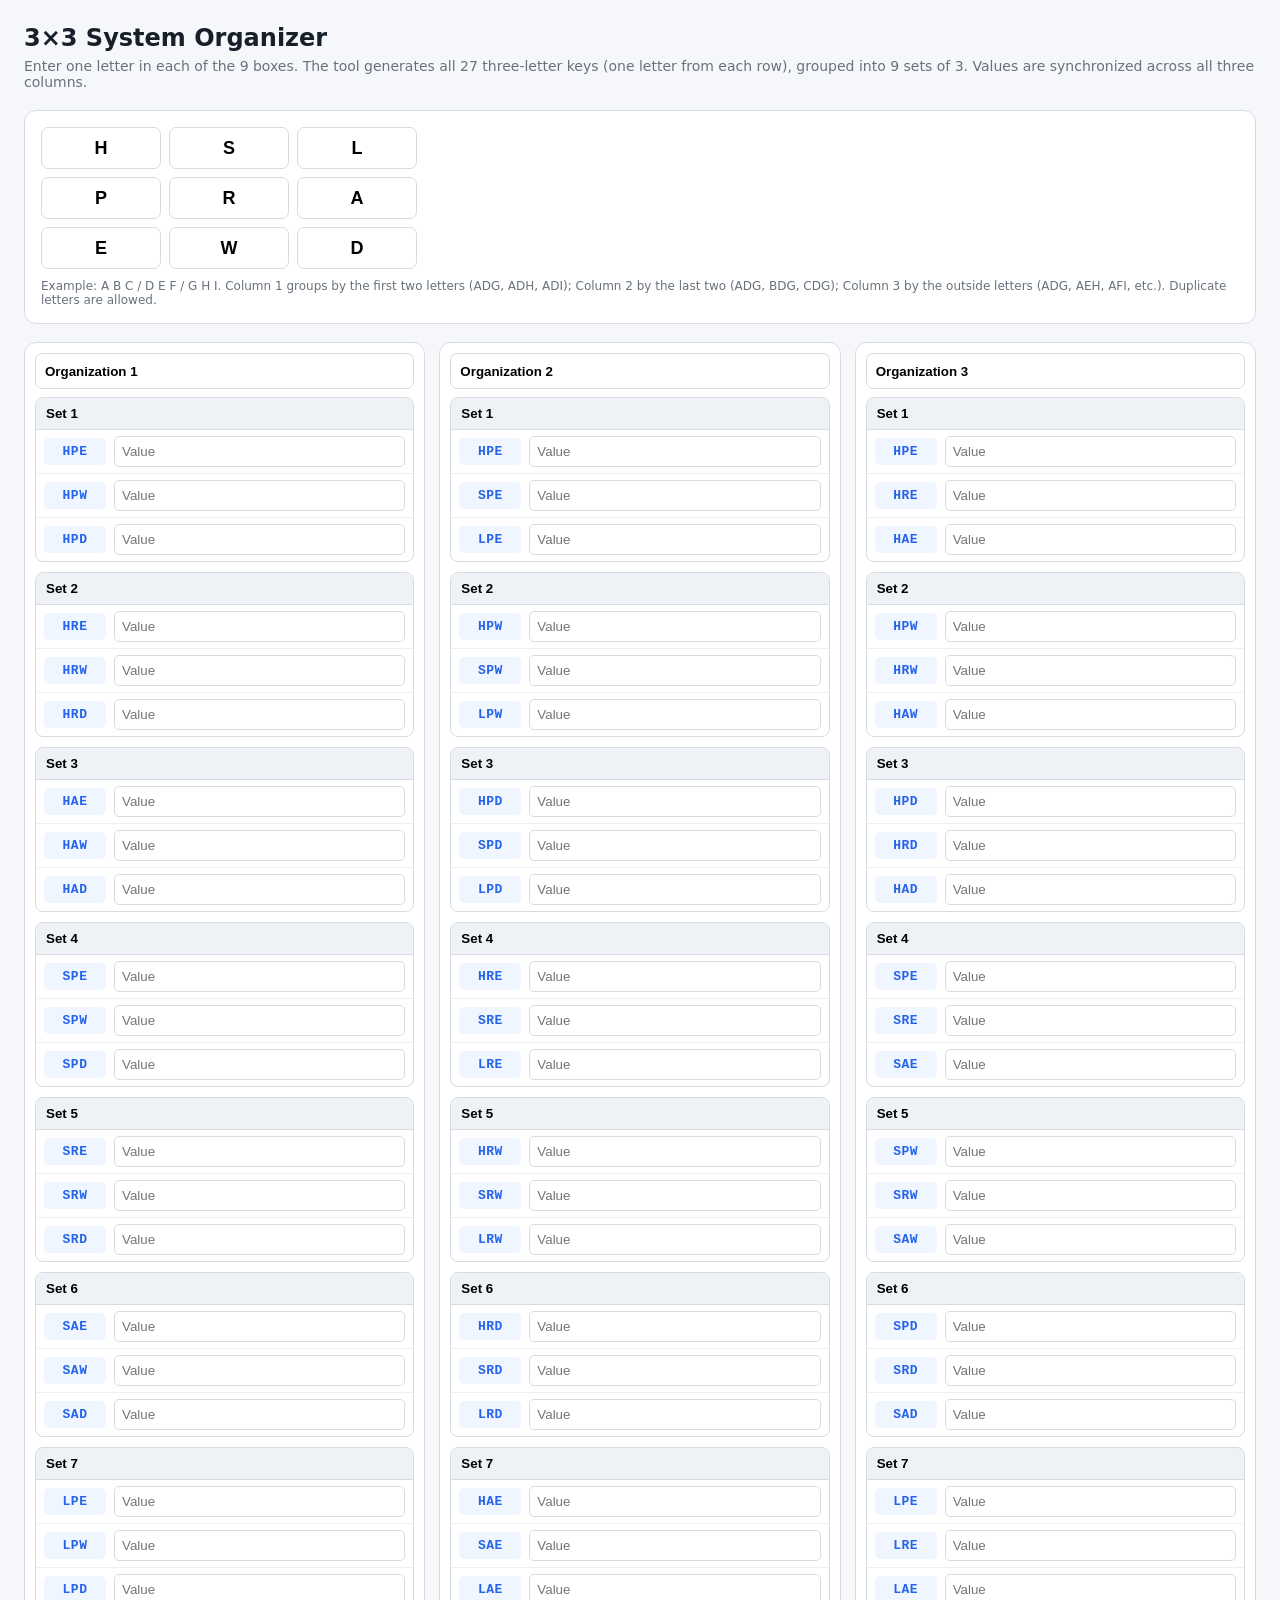
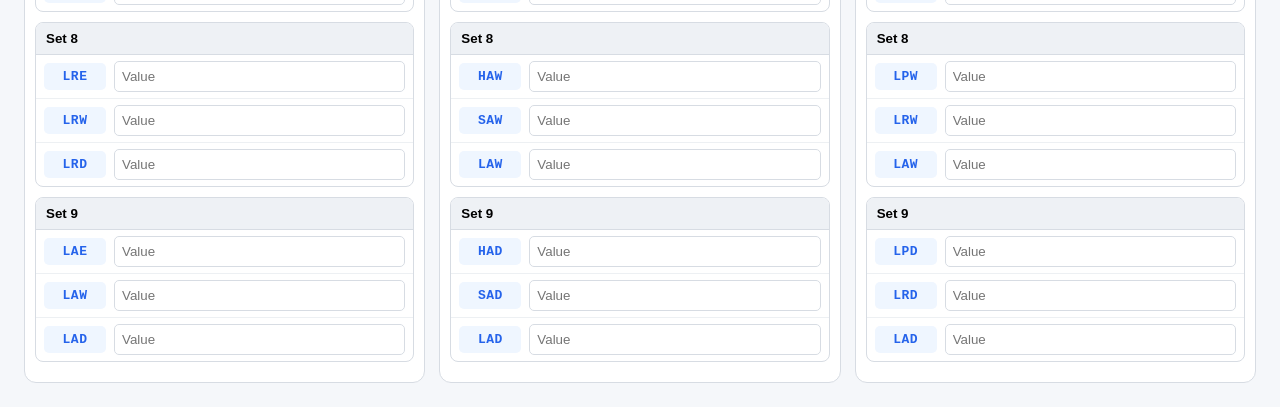
<file: resources/3x3_system_organizer-2.html>
<!DOCTYPE html>
<html lang="en">
<head>
<meta charset="UTF-8">
<meta name="viewport" content="width=device-width, initial-scale=1.0">
<title>3×3 System Organizer</title>
<style>
  :root {
    --bg: #f5f7fa;
    --panel: #ffffff;
    --border: #d7dce3;
    --text: #17202a;
    --muted: #68727d;
    --accent: #2563eb;
    --accent-soft: #eff6ff;
    --set-header: #eef1f5;
    --input-bg: #fff;
  }

  * { box-sizing: border-box; }

  body {
    margin: 0;
    padding: 24px;
    background: var(--bg);
    color: var(--text);
    font-family: system-ui, -apple-system, BlinkMacSystemFont, "Segoe UI", sans-serif;
  }

  .app {
    max-width: 1500px;
    margin: 0 auto;
  }

  h1 {
    margin: 0 0 6px;
    font-size: 24px;
  }

  .subtitle {
    margin: 0 0 20px;
    color: var(--muted);
    font-size: 14px;
  }

  .controls {
    background: var(--panel);
    border: 1px solid var(--border);
    border-radius: 12px;
    padding: 16px;
    margin-bottom: 18px;
  }

  .matrix {
    display: grid;
    grid-template-columns: repeat(3, minmax(70px, 120px));
    gap: 8px;
    width: max-content;
  }

  .matrix input {
    width: 100%;
    height: 42px;
    text-align: center;
    font-size: 18px;
    font-weight: 600;
    text-transform: uppercase;
    border: 1px solid var(--border);
    border-radius: 7px;
    background: var(--input-bg);
  }

  .matrix input:focus,
  .title-input:focus,
  .value-input:focus {
    outline: 2px solid var(--accent);
    outline-offset: 1px;
  }

  .hint {
    margin-top: 10px;
    color: var(--muted);
    font-size: 12px;
  }

  .columns {
    display: grid;
    grid-template-columns: repeat(3, minmax(280px, 1fr));
    gap: 14px;
    align-items: start;
  }

  .column {
    min-width: 0;
    background: var(--panel);
    border: 1px solid var(--border);
    border-radius: 12px;
    padding: 10px;
  }

  .column-name {
    width: 100%;
    margin-bottom: 8px;
    height: 36px;
    border: 1px solid var(--border);
    border-radius: 7px;
    padding: 0 9px;
    font-weight: 600;
  }

  .set {
    border: 1px solid var(--border);
    border-radius: 8px;
    overflow: hidden;
    margin-bottom: 10px;
  }

  .set-title {
    display: block;
    width: 100%;
    border: 0;
    border-bottom: 1px solid var(--border);
    background: var(--set-header);
    padding: 8px 10px;
    font-weight: 700;
  }

  .row {
    display: grid;
    grid-template-columns: 62px 1fr;
    gap: 8px;
    align-items: center;
    padding: 6px 8px;
    border-bottom: 1px solid #edf0f3;
  }

  .row:last-child { border-bottom: 0; }

  .key {
    font-family: ui-monospace, SFMono-Regular, Menlo, Consolas, monospace;
    font-weight: 700;
    letter-spacing: .5px;
    color: var(--accent);
    background: var(--accent-soft);
    border-radius: 5px;
    padding: 6px 5px;
    text-align: center;
    font-size: 13px;
  }

  .value-input {
    width: 100%;
    min-width: 0;
    height: 31px;
    border: 1px solid var(--border);
    border-radius: 5px;
    padding: 4px 7px;
    background: var(--input-bg);
  }

  .empty {
    color: var(--muted);
    text-align: center;
    padding: 20px 8px;
    font-size: 13px;
  }

  @media (max-width: 900px) {
    body { padding: 12px; }
    .columns { grid-template-columns: 1fr; }
  }
</style>
</head>
<body>
<div class="app">
  <h1>3×3 System Organizer</h1>
  <p class="subtitle">
    Enter one letter in each of the 9 boxes. The tool generates all 27 three-letter keys
    (one letter from each row), grouped into 9 sets of 3. Values are synchronized across all three columns.
  </p>

  <section class="controls">
    <div class="matrix" id="matrix"></div>
    <div class="hint">
      Example: A B C / D E F / G H I. Column 1 groups by the first two letters (ADG, ADH, ADI); Column 2 by the last two (ADG, BDG, CDG); Column 3 by the outside letters (ADG, AEH, AFI, etc.).
      Duplicate letters are allowed.
    </div>
  </section>

  <section class="columns" id="columns"></section>
</div>

<script>
(() => {
  const matrix = document.getElementById("matrix");
  const columns = document.getElementById("columns");

  // 9 editable key cells, arranged as 3 rows × 3 columns.
  const letters = [
    ["H","S","L"],
    ["P","R","A"],
    ["E","W","D"]
  ];

  // Shared values are indexed by the generated key.
  const values = Object.create(null);
  const titles = ["Set 1","Set 2","Set 3","Set 4","Set 5","Set 6","Set 7","Set 8","Set 9"];
  const columnNames = ["Organization 1","Organization 2","Organization 3"];

  function createMatrix() {
    matrix.innerHTML = "";

    for (let r = 0; r < 3; r++) {
      for (let c = 0; c < 3; c++) {
        const input = document.createElement("input");
        input.maxLength = 1;
        input.value = letters[r][c];

        input.addEventListener("input", () => {
          letters[r][c] = input.value.slice(-1).toUpperCase();
          input.value = letters[r][c];
          renderColumns();
        });

        matrix.appendChild(input);
      }
    }
  }

  function allKeys() {
    const keys = [];
    for (let r1 = 0; r1 < 3; r1++) {
      for (let r2 = 0; r2 < 3; r2++) {
        for (let r3 = 0; r3 < 3; r3++) {
          keys.push(
            `${letters[0][r1] || "?"}${letters[1][r2] || "?"}${letters[2][r3] || "?"}`
          );
        }
      }
    }
    return keys;
  }

  function generateSets(grouping) {
    const keys = allKeys();
    const sets = [];

    // Each column uses a different pair of positions for its grouping:
    // 1: first + second letters (AB, DE)
    // 2: second + third letters (BC, EF)
    // 3: outside letters: first + third (AC, DF)
    const pair = {
      firstTwo: [0, 1],
      lastTwo: [1, 2],
      outside: [0, 2]
    }[grouping];

    for (let a = 0; a < 3; a++) {
      for (let b = 0; b < 3; b++) {
        const set = keys.filter(key =>
          key[pair[0]] === letters[pair[0]][a] &&
          key[pair[1]] === letters[pair[1]][b]
        );
        sets.push(set);
      }
    }

    return sets;
  }

  function makeValueInput(key) {
    const input = document.createElement("input");
    input.className = "value-input";
    input.type = "text";
    input.placeholder = "Value";
    input.value = values[key] ?? "";

    input.addEventListener("input", () => {
      values[key] = input.value;

      // Update every visible input for this key, including the other columns.
      document.querySelectorAll(`[data-key="${CSS.escape(key)}"]`)
        .forEach(el => {
          if (el !== input) el.value = input.value;
        });
    });

    input.dataset.key = key;
    return input;
  }

  function renderColumns() {
    columns.innerHTML = "";

    const groupings = ["firstTwo", "lastTwo", "outside"];

    for (let col = 0; col < 3; col++) {
      const sets = generateSets(groupings[col]);
      const column = document.createElement("div");
      column.className = "column";

      const columnName = document.createElement("input");
      columnName.className = "column-name";
      columnName.value = columnNames[col];
      columnName.placeholder = "Column title";
      columnName.addEventListener("input", () => {
        columnNames[col] = columnName.value;
      });
      column.appendChild(columnName);

      sets.forEach((keys, setIndex) => {
        const set = document.createElement("div");
        set.className = "set";

        const title = document.createElement("input");
        title.className = "set-title";
        title.value = titles[setIndex];
        title.placeholder = `Set ${setIndex + 1} title`;
        title.dataset.titleSet = setIndex;
        set.appendChild(title);

        keys.forEach(key => {
          const row = document.createElement("div");
          row.className = "row";

          const keyLabel = document.createElement("div");
          keyLabel.className = "key";
          keyLabel.textContent = key;

          row.appendChild(keyLabel);
          row.appendChild(makeValueInput(key));
          set.appendChild(row);
        });

        column.appendChild(set);
      });

      columns.appendChild(column);
    }
  }

  createMatrix();
  renderColumns();
})();
</script>
</body>
</html>
</file>
